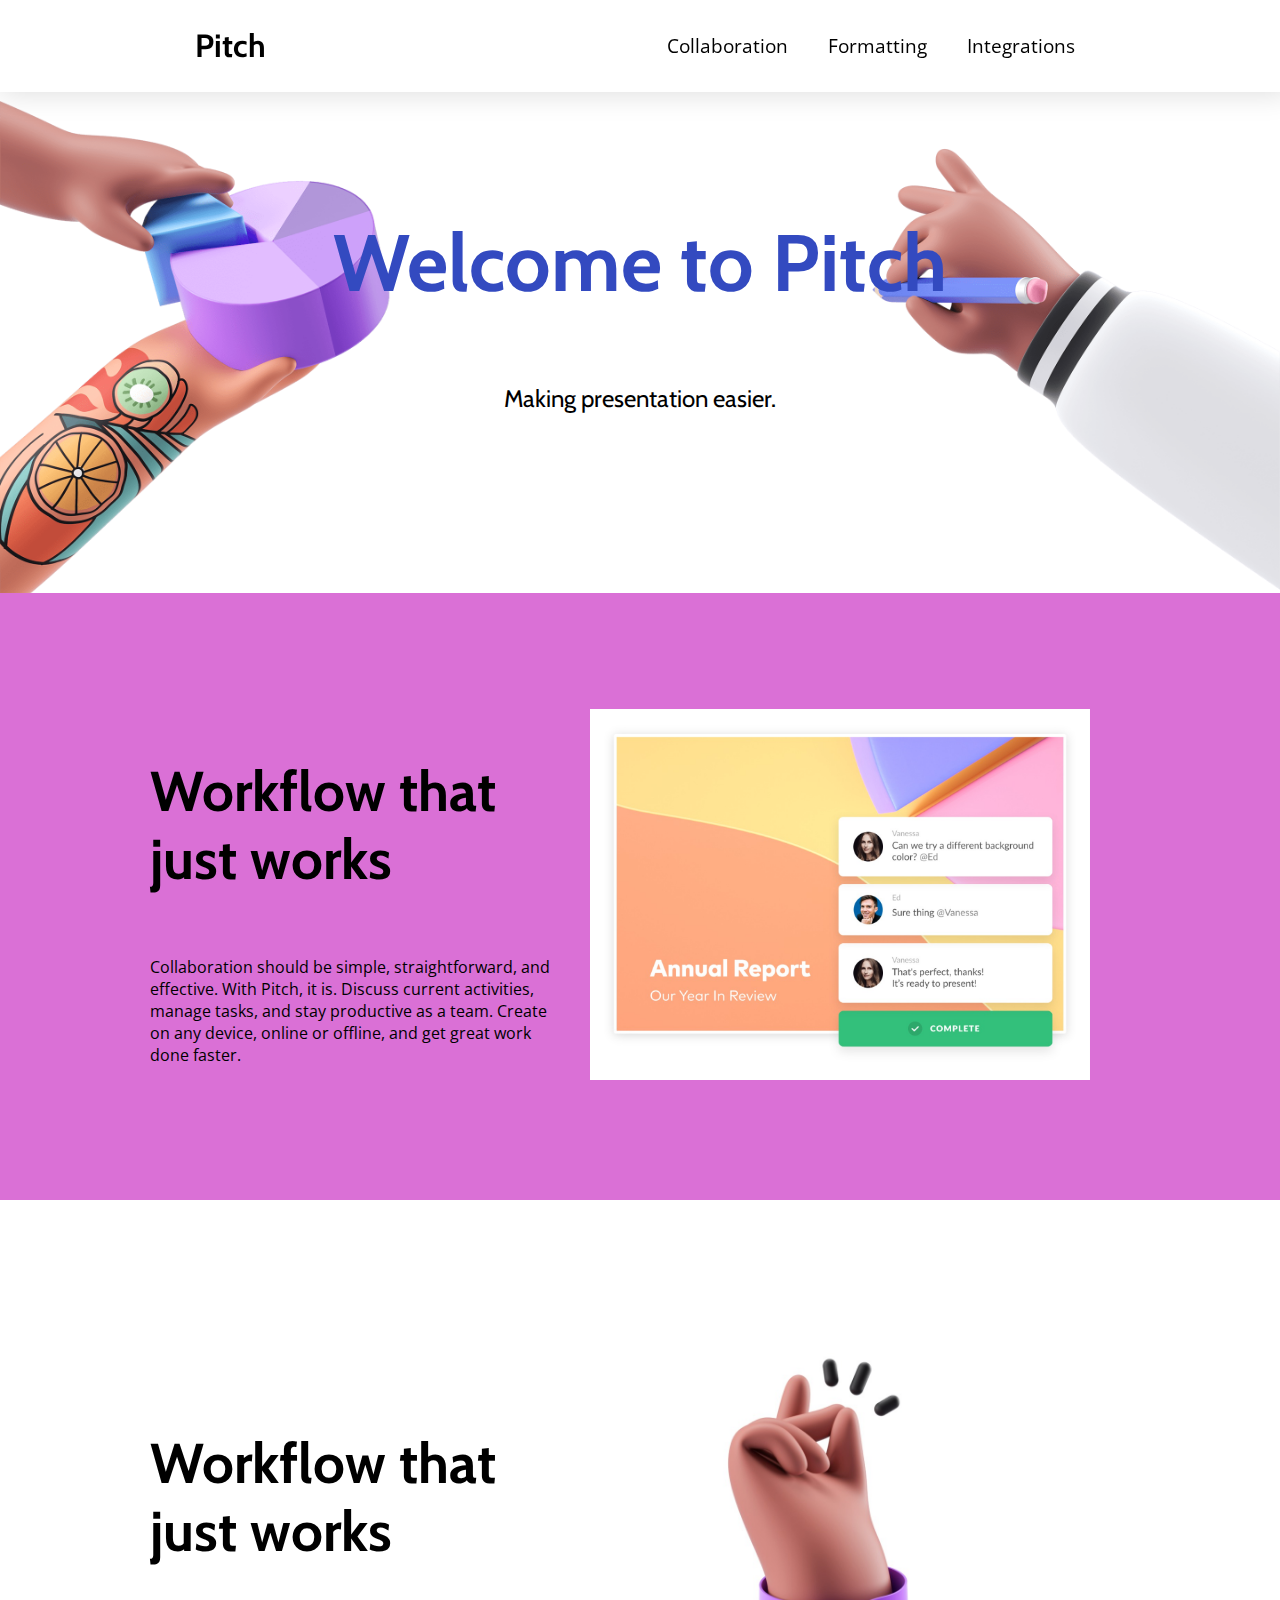
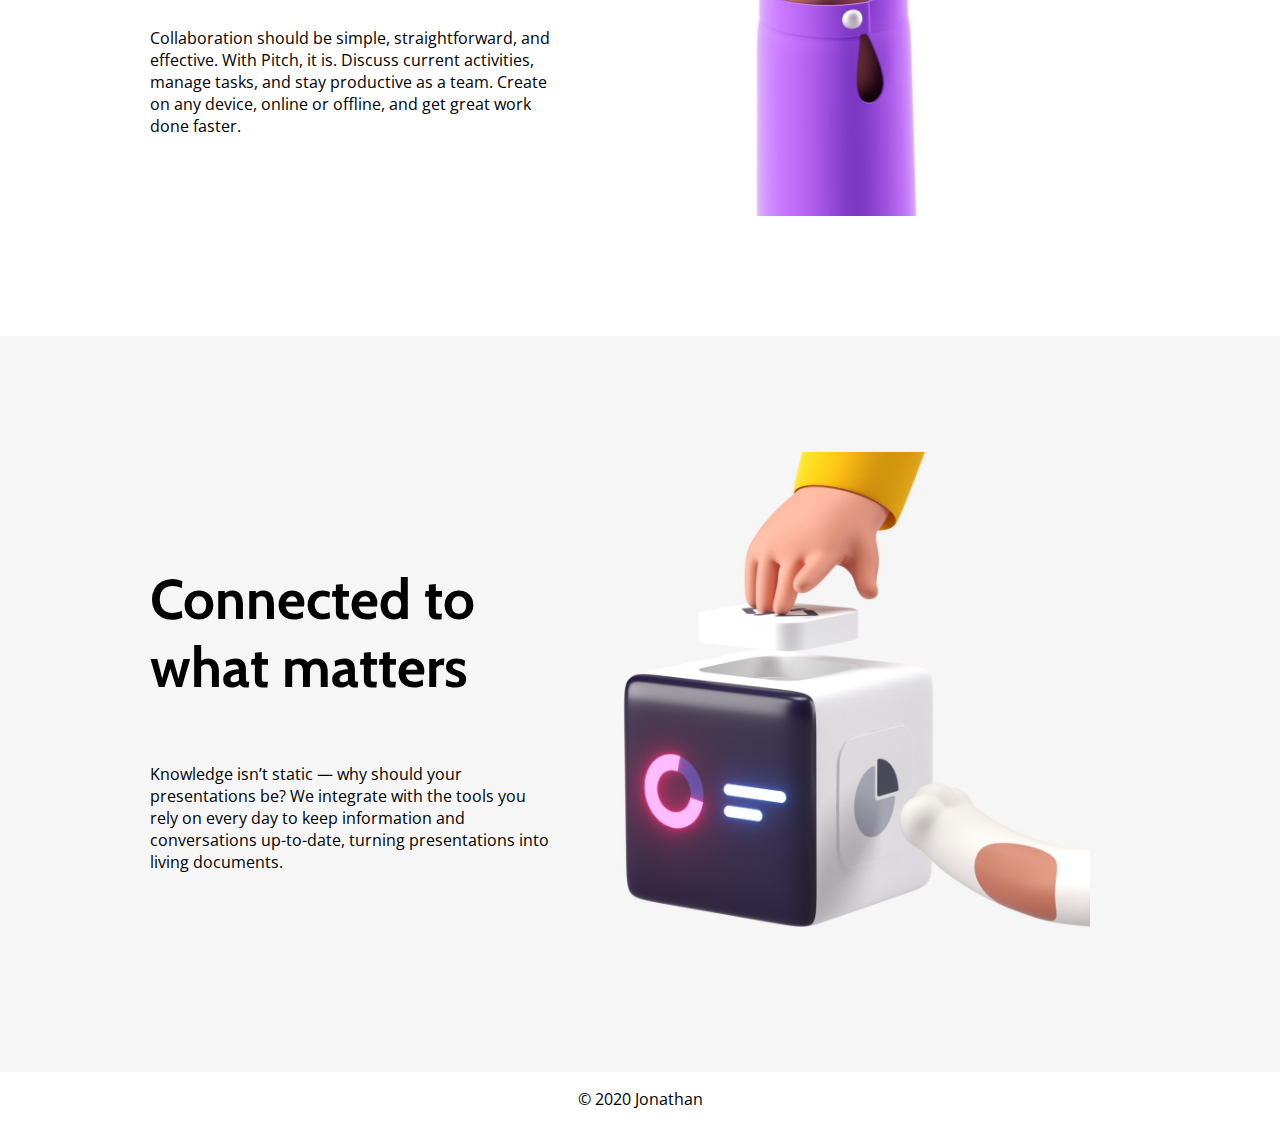
<file: index.html>
<!DOCTYPE html>
<html lang="en">
  <head>
    <meta charset="UTF-8" />
    <meta name="viewport" content="width=device-width, initial-scale=1.0" />
    <meta http-equiv="X-UA-Compatible" content="ie=edge" />
    <title>Udacity Landing Page</title>

    <link
      href="https://fonts.googleapis.com/css2?family=Cabin:wght@400;700&family=Open+Sans&display=swap"
      rel="stylesheet"
    />
    <link href="css/styles.css" rel="stylesheet" />
  </head>
  <body>
    <header class="header">
      <nav class="navbar">
        <h1>Pitch</h1>
        <ul id="navbar-list" class="navbar-list">
          <!-- Navigation links from array -->
        </ul>
      </nav>
    </header>

    <main>
      <header class="hero">
        <div class="hero-content">
          <h1>Welcome to Pitch</h1>
          <h2>Making presentation easier.</h2>
        </div>
      </header>

      <section
        id="section-collaboration"
        data-nav="Collaboration"
        class="section dark"
      >
        <div>
          <h2>Workflow that just works</h2>
          <p>
            Collaboration should be simple, straightforward, and effective. With
            Pitch, it is. Discuss current activities, manage tasks, and stay
            productive as a team. Create on any device, online or offline, and
            get great work done faster.
          </p>
        </div>
        <figure>
          <img src="./images/collaboration.jpg" alt="Collaboration" />
        </figure>
      </section>

      <section id="section-formatting" data-nav="Formatting" class="section">
        <div>
          <h2>Workflow that just works</h2>
          <p>
            Collaboration should be simple, straightforward, and effective. With
            Pitch, it is. Discuss current activities, manage tasks, and stay
            productive as a team. Create on any device, online or offline, and
            get great work done faster.
          </p>
        </div>
        <figure>
          <img src="./images/snap.jpg" alt="Collaboration" />
        </figure>
      </section>

      <section
        id="section-integrations"
        data-nav="Integrations"
        class="section dark"
      >
        <div>
          <h2>Connected to what matters</h2>
          <p>
            Knowledge isn’t static — why should your presentations be? We
            integrate with the tools you rely on every day to keep information
            and conversations up-to-date, turning presentations into living
            documents.
          </p>
        </div>
        <figure>
          <img src="./images/integrations.jpg" alt="Collaboration" />
        </figure>
      </section>
    </main>

    <footer class="footer">
      <p>&copy 2020 Jonathan</p>
    </footer>

    <script src="./js/app.js"></script>
  </body>
</html>
</file>
<file: css/styles.css>
body {
  margin: 0;
}

img {
  max-width: 500px;
}

h1,
h2,
h3,
h4,
h5,
h6 {
  font-family: "Cabin", sans-serif;
}

h1 {
  font-size: 2em;
}

p,
a {
  font-family: "Open Sans", sans-serif;
}

.header {
  padding: 5px;
  position: fixed;
  width: 100%;
  background-color: white;
  box-shadow: 0 0 1.8rem rgba(0, 0, 0, 0.15);
}

.hero {
  background-image: url("../images/hero.png");
  background-position: center center;
  background-size: cover;
}

.navbar {
  display: flex;
  justify-content: space-around;
}

.navbar-list {
  display: flex;
  align-items: center;
  list-style-type: none;
  padding-left: 0;
  font-size: 1.2em;
}

.navbar-list li {
  margin: 0px 20px;
}

.navbar-list li a {
  text-decoration: none;
  color: black;
}

.hero {
  display: flex;
  justify-content: center;
  padding: 160px;
}

.hero-content {
  display: flex;
  flex-direction: column;
  align-items: center;
}

.hero-content h1 {
  font-size: 5em;
  color: #334ac0;
}

.hero-content h2 {
  font-size: 1.5em;
  font-weight: normal;
}

.section {
  display: flex;
  justify-content: center;
  padding: 100px;
  transition: background-color 0.5s ease;
}

.section.active {
  background-color: pink;
}

.section.dark {
  background: #f6f6f6;
}

.section.dark.active {
  background-color: orchid;
}

.section div {
  display: flex;
  flex-direction: column;
  justify-content: center;
  align-items: center;
  max-width: 400px;
}

.section h2 {
  font-size: 3.5em;
}

.footer {
  text-align: center;
}
</file>
